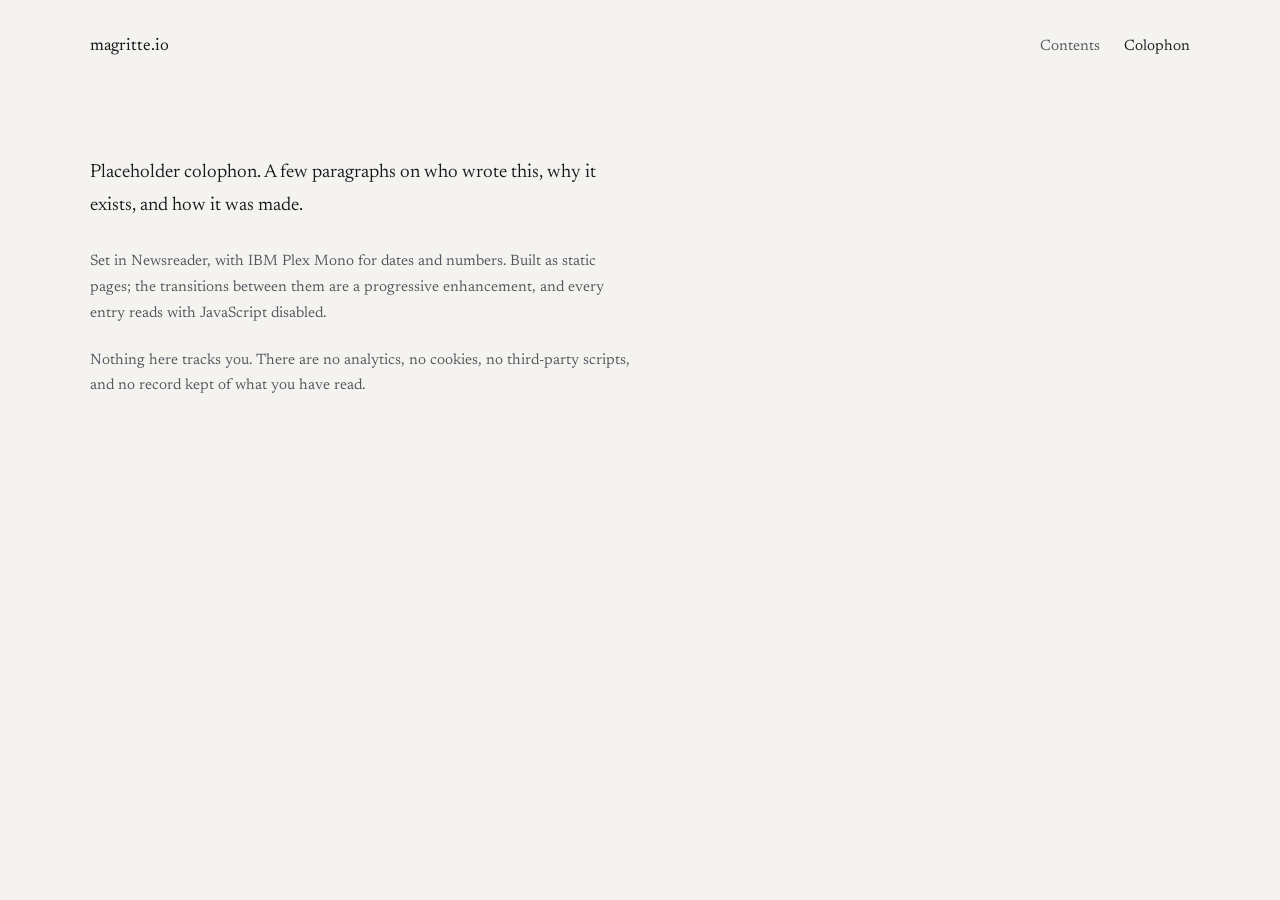
<file: site/colophon.html>
<!doctype html>
<html lang="en">
<head>
<meta charset="utf-8">
<meta name="viewport" content="width=device-width, initial-scale=1">
<title>Colophon — magritte.io</title>
<meta name="description" content="A novel written in entries.">
<meta name="color-scheme" content="dark light">
<meta property="og:type" content="website">
<meta property="og:title" content="Colophon — magritte.io">
<meta property="og:description" content="A novel written in entries.">
<link rel="preconnect" href="https://fonts.googleapis.com">
<link rel="preconnect" href="https://fonts.gstatic.com" crossorigin>
<link rel="stylesheet" href="https://fonts.googleapis.com/css2?family=IBM+Plex+Mono&family=Newsreader:ital,opsz,wght@0,6..72,300..500;1,6..72,300..500&display=swap">
<link rel="stylesheet" href="styles.css">
</head>
<body>
<a class="skip" href="#view">Skip to content</a>
<header class="site">
  <a class="name" href="index.html">magritte.io</a>
  <nav>
    <a href="index.html">Contents</a>
    <a href="colophon.html" aria-current="page">Colophon</a>
  </nav>
</header>
<main id="view" class="settled">
<div class="plain">
  <p>Placeholder colophon. A few paragraphs on who wrote this, why it exists, and how it was made.</p>
  <p>Set in Newsreader, with IBM Plex Mono for dates and numbers. Built as static pages; the transitions between them are a progressive enhancement, and every entry reads with JavaScript disabled.</p>
  <p>Nothing here tracks you. There are no analytics, no cookies, no third-party scripts, and no record kept of what you have read.</p>
</div>
</main>
<script src="app.js" defer></script>
</body>
</html>
</file>
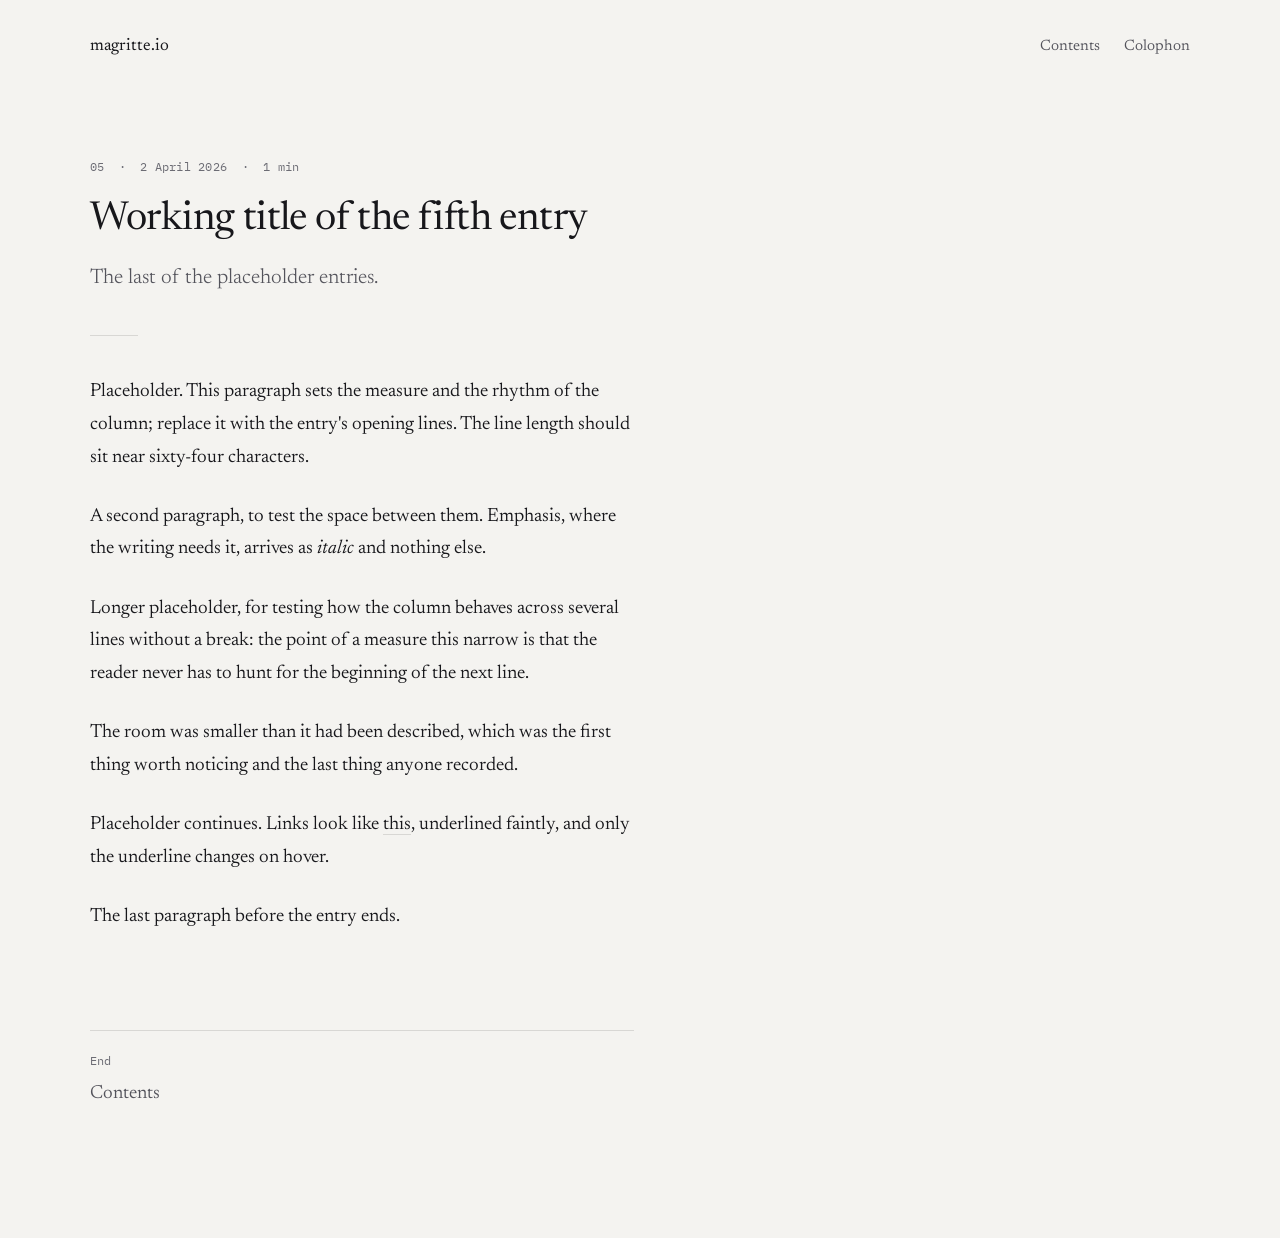
<file: site/e/fifth-entry.html>
<!doctype html>
<html lang="en">
<head>
<meta charset="utf-8">
<meta name="viewport" content="width=device-width, initial-scale=1">
<title>Working title of the fifth entry — magritte.io</title>
<meta name="description" content="The last of the placeholder entries.">
<meta name="color-scheme" content="dark light">
<meta property="og:type" content="website">
<meta property="og:title" content="Working title of the fifth entry — magritte.io">
<meta property="og:description" content="The last of the placeholder entries.">
<link rel="preconnect" href="https://fonts.googleapis.com">
<link rel="preconnect" href="https://fonts.gstatic.com" crossorigin>
<link rel="stylesheet" href="https://fonts.googleapis.com/css2?family=IBM+Plex+Mono&family=Newsreader:ital,opsz,wght@0,6..72,300..500;1,6..72,300..500&display=swap">
<link rel="stylesheet" href="../styles.css">
</head>
<body>
<a class="skip" href="#view">Skip to content</a>
<header class="site">
  <a class="name" href="../index.html">magritte.io</a>
  <nav>
    <a href="../index.html">Contents</a>
    <a href="../colophon.html">Colophon</a>
  </nav>
</header>
<main id="view" class="settled">
<article>
  <p class="meta"><span>05</span><span><time datetime="2026-04-02">2 April 2026</time></span><span>1 min</span></p>
  <h1>Working title of the fifth entry</h1>
  <p class="lead">The last of the placeholder entries.</p>
  <hr class="rule">
  <div class="prose">
    <p>Placeholder. This paragraph sets the measure and the rhythm of the column; replace it with the entry's opening lines. The line length should sit near sixty-four characters.</p>
    <p>A second paragraph, to test the space between them. Emphasis, where the writing needs it, arrives as <em>italic</em> and nothing else.</p>
    <p>Longer placeholder, for testing how the column behaves across several lines without a break: the point of a measure this narrow is that the reader never has to hunt for the beginning of the next line.</p>
    <p>The room was smaller than it had been described, which was the first thing worth noticing and the last thing anyone recorded.</p>
    <p>Placeholder continues. Links look like <a href="https://example.com">this</a>, underlined faintly, and only the underline changes on hover.</p>
    <p>The last paragraph before the entry ends.</p>
  </div>
</article>
<nav class="next"><span class="label">End</span><a href="../index.html">Contents</a></nav>
</main>
<script src="../app.js" defer></script>
</body>
</html>
</file>
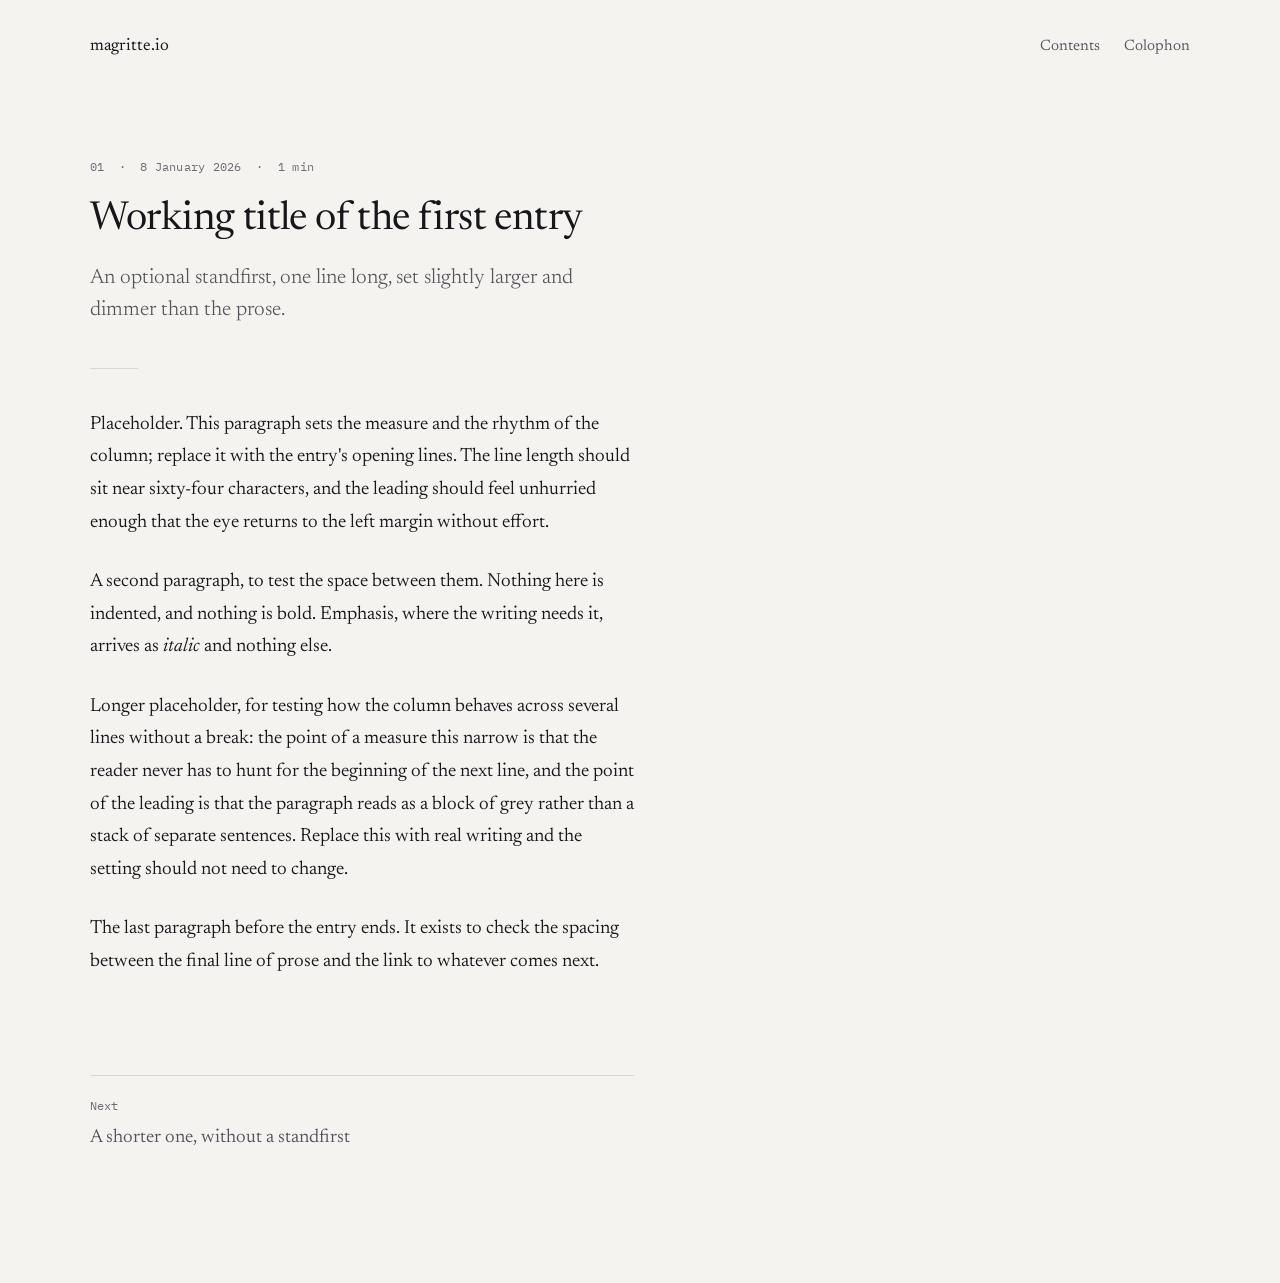
<file: site/e/first-entry.html>
<!doctype html>
<html lang="en">
<head>
<meta charset="utf-8">
<meta name="viewport" content="width=device-width, initial-scale=1">
<title>Working title of the first entry — magritte.io</title>
<meta name="description" content="An optional standfirst, one line long, set slightly larger and dimmer than the prose.">
<meta name="color-scheme" content="dark light">
<meta property="og:type" content="website">
<meta property="og:title" content="Working title of the first entry — magritte.io">
<meta property="og:description" content="An optional standfirst, one line long, set slightly larger and dimmer than the prose.">
<link rel="preconnect" href="https://fonts.googleapis.com">
<link rel="preconnect" href="https://fonts.gstatic.com" crossorigin>
<link rel="stylesheet" href="https://fonts.googleapis.com/css2?family=IBM+Plex+Mono&family=Newsreader:ital,opsz,wght@0,6..72,300..500;1,6..72,300..500&display=swap">
<link rel="stylesheet" href="../styles.css">
</head>
<body>
<a class="skip" href="#view">Skip to content</a>
<header class="site">
  <a class="name" href="../index.html">magritte.io</a>
  <nav>
    <a href="../index.html">Contents</a>
    <a href="../colophon.html">Colophon</a>
  </nav>
</header>
<main id="view" class="settled">
<article>
  <p class="meta"><span>01</span><span><time datetime="2026-01-08">8 January 2026</time></span><span>1 min</span></p>
  <h1>Working title of the first entry</h1>
  <p class="lead">An optional standfirst, one line long, set slightly larger and dimmer than the prose.</p>
  <hr class="rule">
  <div class="prose">
    <p>Placeholder. This paragraph sets the measure and the rhythm of the column; replace it with the entry's opening lines. The line length should sit near sixty-four characters, and the leading should feel unhurried enough that the eye returns to the left margin without effort.</p>
    <p>A second paragraph, to test the space between them. Nothing here is indented, and nothing is bold. Emphasis, where the writing needs it, arrives as <em>italic</em> and nothing else.</p>
    <p>Longer placeholder, for testing how the column behaves across several lines without a break: the point of a measure this narrow is that the reader never has to hunt for the beginning of the next line, and the point of the leading is that the paragraph reads as a block of grey rather than a stack of separate sentences. Replace this with real writing and the setting should not need to change.</p>
    <p>The last paragraph before the entry ends. It exists to check the spacing between the final line of prose and the link to whatever comes next.</p>
  </div>
</article>
<nav class="next"><span class="label">Next</span><a href="second-entry.html">A shorter one, without a standfirst</a></nav>
</main>
<script src="../app.js" defer></script>
</body>
</html>
</file>
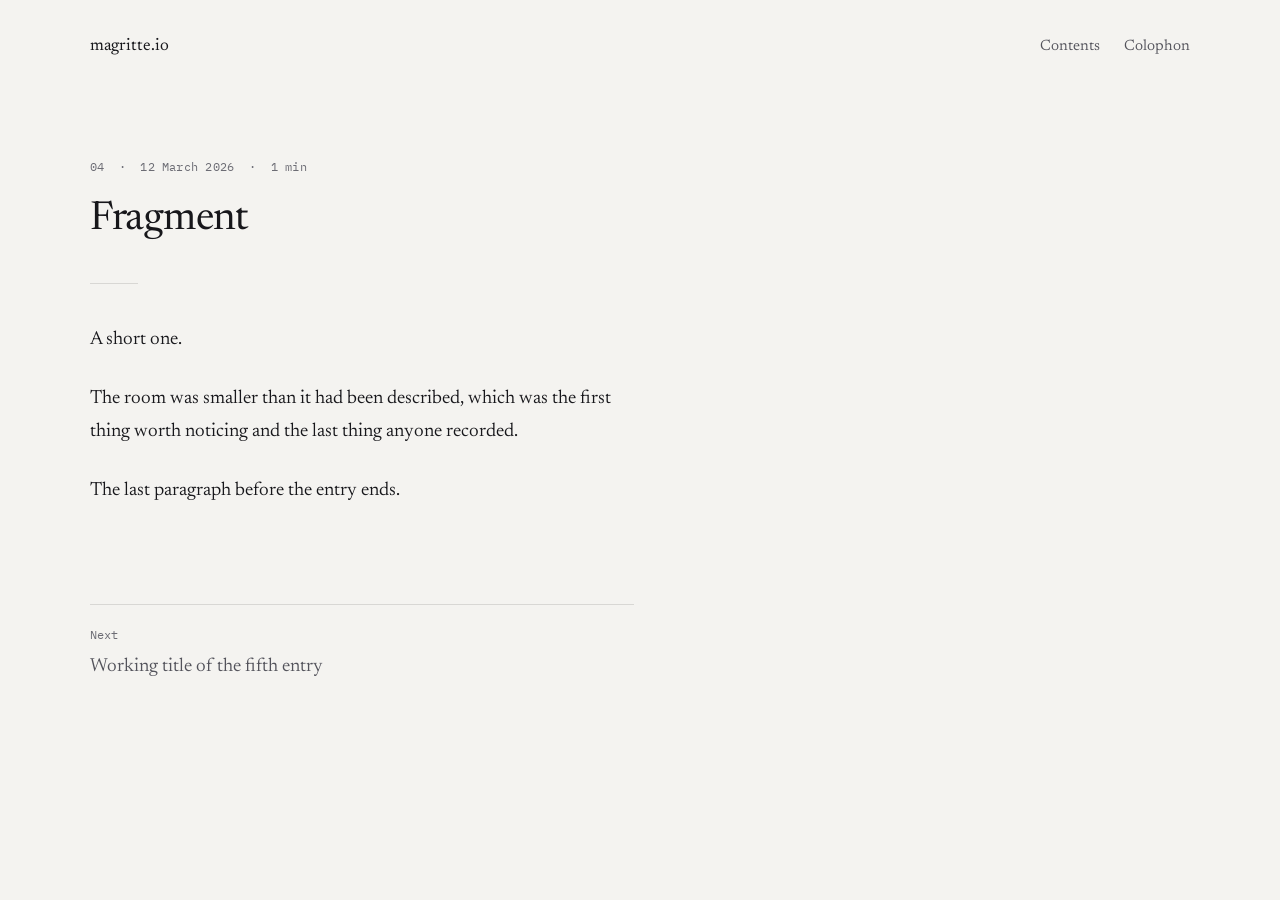
<file: site/e/fourth-entry.html>
<!doctype html>
<html lang="en">
<head>
<meta charset="utf-8">
<meta name="viewport" content="width=device-width, initial-scale=1">
<title>Fragment — magritte.io</title>
<meta name="description" content="A novel written in entries.">
<meta name="color-scheme" content="dark light">
<meta property="og:type" content="website">
<meta property="og:title" content="Fragment — magritte.io">
<meta property="og:description" content="A novel written in entries.">
<link rel="preconnect" href="https://fonts.googleapis.com">
<link rel="preconnect" href="https://fonts.gstatic.com" crossorigin>
<link rel="stylesheet" href="https://fonts.googleapis.com/css2?family=IBM+Plex+Mono&family=Newsreader:ital,opsz,wght@0,6..72,300..500;1,6..72,300..500&display=swap">
<link rel="stylesheet" href="../styles.css">
</head>
<body>
<a class="skip" href="#view">Skip to content</a>
<header class="site">
  <a class="name" href="../index.html">magritte.io</a>
  <nav>
    <a href="../index.html">Contents</a>
    <a href="../colophon.html">Colophon</a>
  </nav>
</header>
<main id="view" class="settled">
<article>
  <p class="meta"><span>04</span><span><time datetime="2026-03-12">12 March 2026</time></span><span>1 min</span></p>
  <h1>Fragment</h1>
  <hr class="rule">
  <div class="prose">
    <p>A short one.</p>
    <p>The room was smaller than it had been described, which was the first thing worth noticing and the last thing anyone recorded.</p>
    <p>The last paragraph before the entry ends.</p>
  </div>
</article>
<nav class="next"><span class="label">Next</span><a href="fifth-entry.html">Working title of the fifth entry</a></nav>
</main>
<script src="../app.js" defer></script>
</body>
</html>
</file>
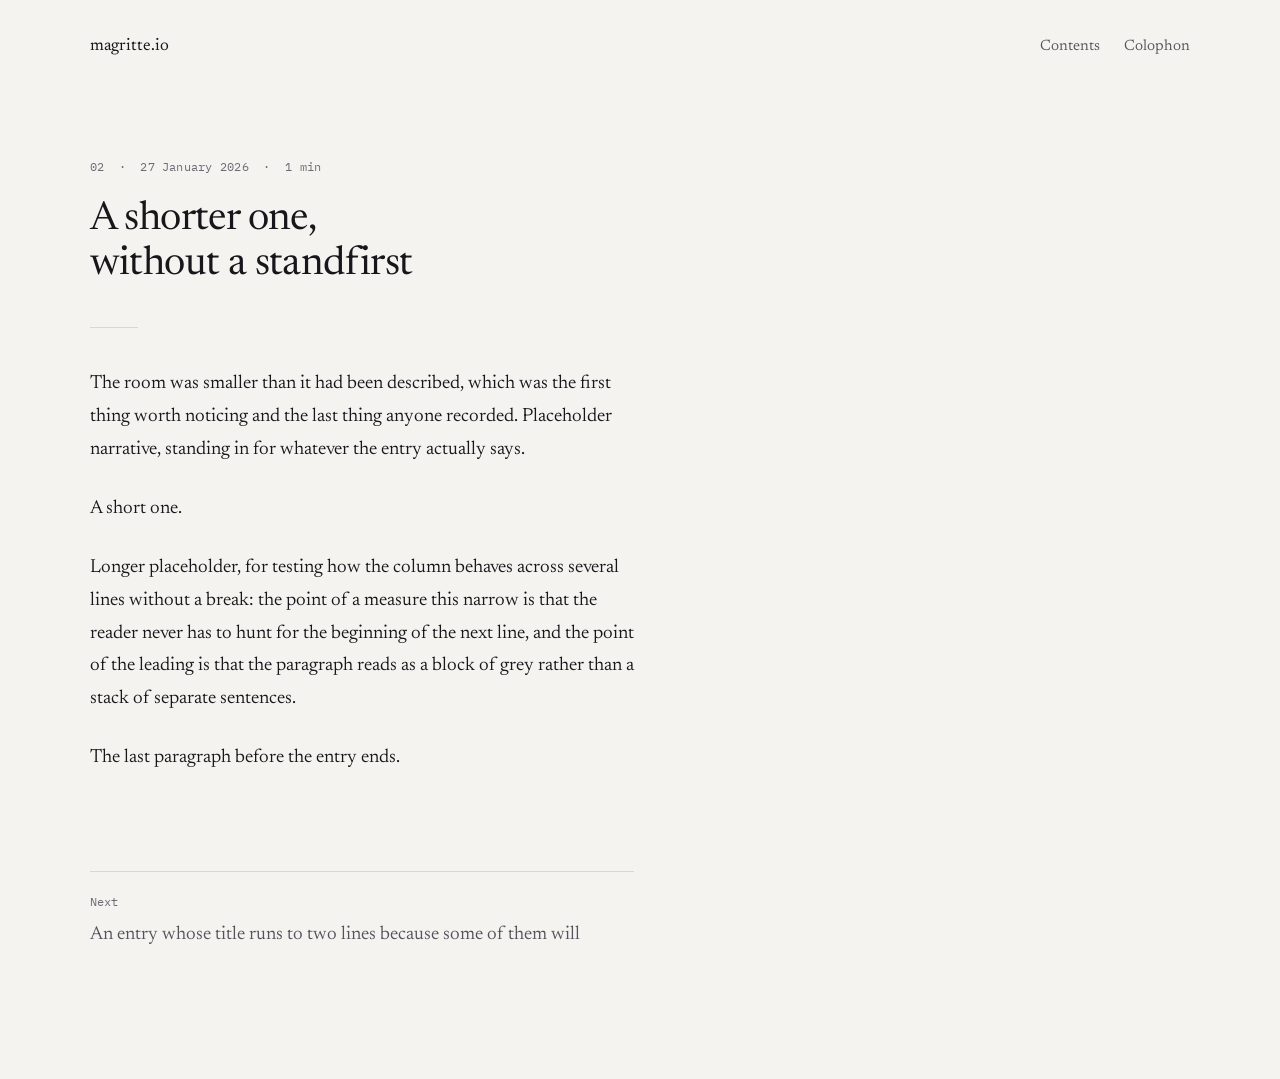
<file: site/e/second-entry.html>
<!doctype html>
<html lang="en">
<head>
<meta charset="utf-8">
<meta name="viewport" content="width=device-width, initial-scale=1">
<title>A shorter one, without a standfirst — magritte.io</title>
<meta name="description" content="A novel written in entries.">
<meta name="color-scheme" content="dark light">
<meta property="og:type" content="website">
<meta property="og:title" content="A shorter one, without a standfirst — magritte.io">
<meta property="og:description" content="A novel written in entries.">
<link rel="preconnect" href="https://fonts.googleapis.com">
<link rel="preconnect" href="https://fonts.gstatic.com" crossorigin>
<link rel="stylesheet" href="https://fonts.googleapis.com/css2?family=IBM+Plex+Mono&family=Newsreader:ital,opsz,wght@0,6..72,300..500;1,6..72,300..500&display=swap">
<link rel="stylesheet" href="../styles.css">
</head>
<body>
<a class="skip" href="#view">Skip to content</a>
<header class="site">
  <a class="name" href="../index.html">magritte.io</a>
  <nav>
    <a href="../index.html">Contents</a>
    <a href="../colophon.html">Colophon</a>
  </nav>
</header>
<main id="view" class="settled">
<article>
  <p class="meta"><span>02</span><span><time datetime="2026-01-27">27 January 2026</time></span><span>1 min</span></p>
  <h1>A shorter one, without a standfirst</h1>
  <hr class="rule">
  <div class="prose">
    <p>The room was smaller than it had been described, which was the first thing worth noticing and the last thing anyone recorded. Placeholder narrative, standing in for whatever the entry actually says.</p>
    <p>A short one.</p>
    <p>Longer placeholder, for testing how the column behaves across several lines without a break: the point of a measure this narrow is that the reader never has to hunt for the beginning of the next line, and the point of the leading is that the paragraph reads as a block of grey rather than a stack of separate sentences.</p>
    <p>The last paragraph before the entry ends.</p>
  </div>
</article>
<nav class="next"><span class="label">Next</span><a href="third-entry.html">An entry whose title runs to two lines because some of them will</a></nav>
</main>
<script src="../app.js" defer></script>
</body>
</html>
</file>
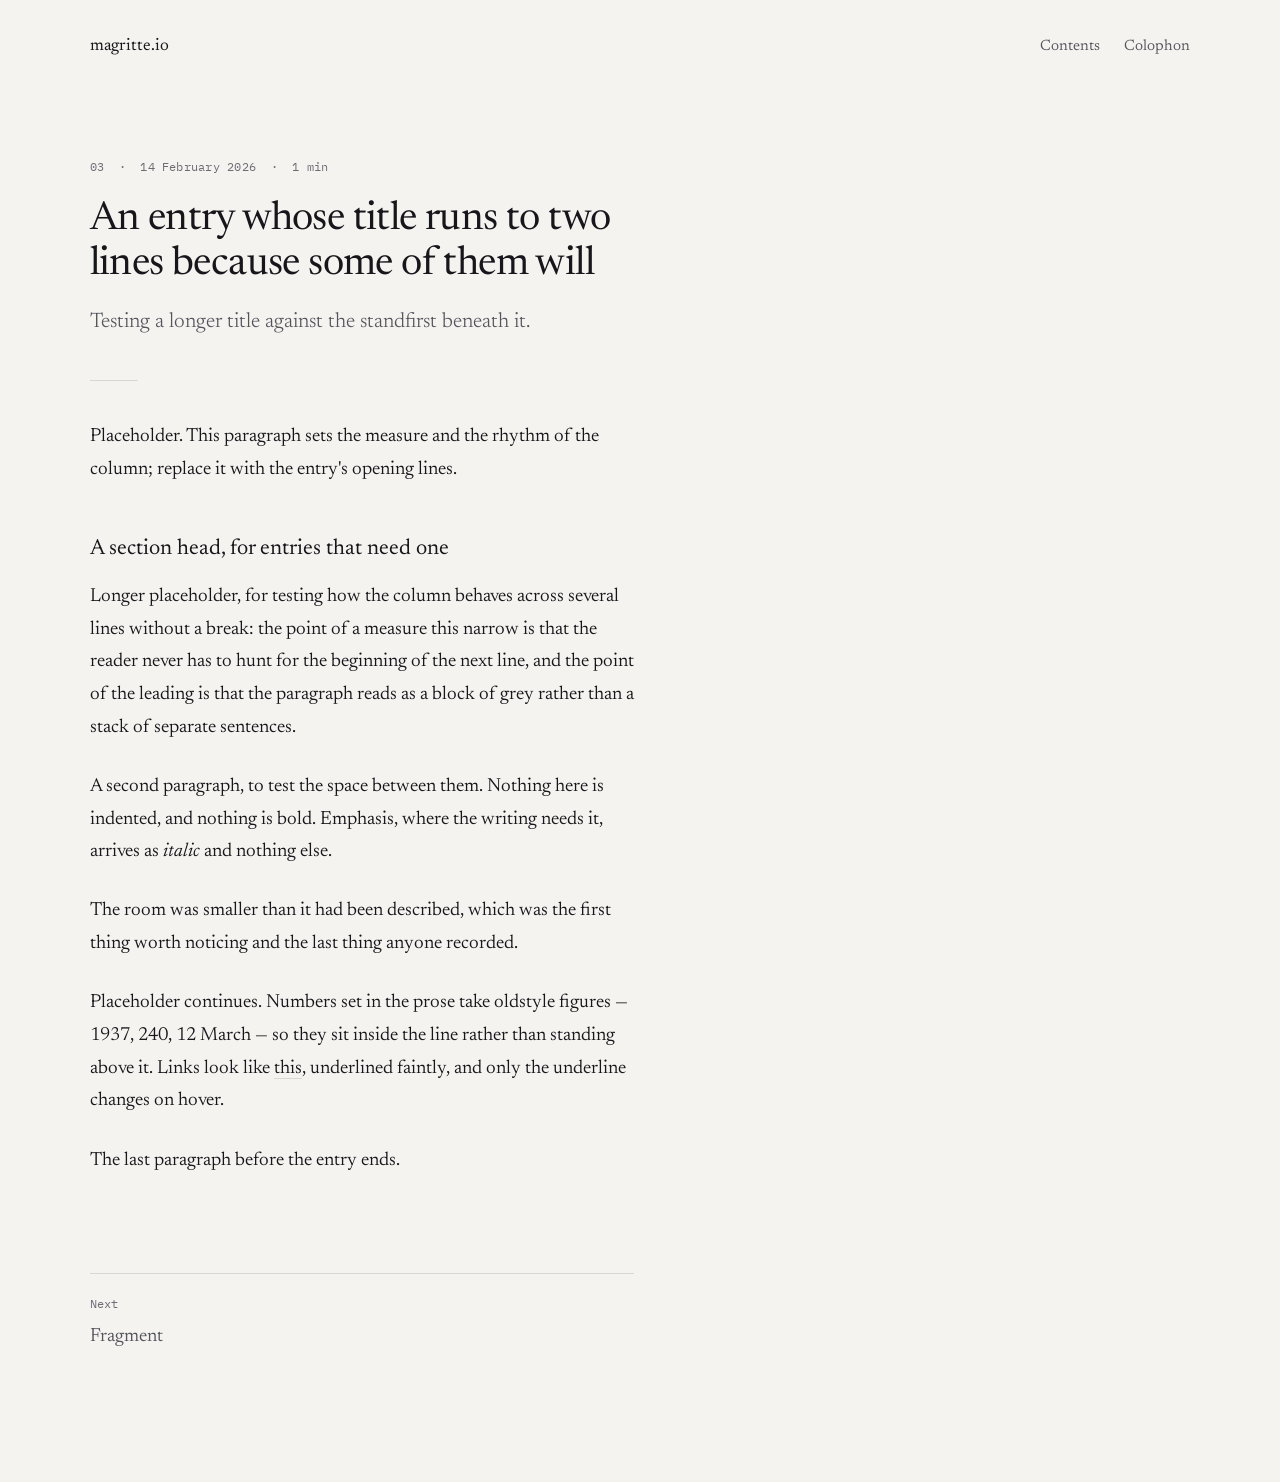
<file: site/e/third-entry.html>
<!doctype html>
<html lang="en">
<head>
<meta charset="utf-8">
<meta name="viewport" content="width=device-width, initial-scale=1">
<title>An entry whose title runs to two lines because some of them will — magritte.io</title>
<meta name="description" content="Testing a longer title against the standfirst beneath it.">
<meta name="color-scheme" content="dark light">
<meta property="og:type" content="website">
<meta property="og:title" content="An entry whose title runs to two lines because some of them will — magritte.io">
<meta property="og:description" content="Testing a longer title against the standfirst beneath it.">
<link rel="preconnect" href="https://fonts.googleapis.com">
<link rel="preconnect" href="https://fonts.gstatic.com" crossorigin>
<link rel="stylesheet" href="https://fonts.googleapis.com/css2?family=IBM+Plex+Mono&family=Newsreader:ital,opsz,wght@0,6..72,300..500;1,6..72,300..500&display=swap">
<link rel="stylesheet" href="../styles.css">
</head>
<body>
<a class="skip" href="#view">Skip to content</a>
<header class="site">
  <a class="name" href="../index.html">magritte.io</a>
  <nav>
    <a href="../index.html">Contents</a>
    <a href="../colophon.html">Colophon</a>
  </nav>
</header>
<main id="view" class="settled">
<article>
  <p class="meta"><span>03</span><span><time datetime="2026-02-14">14 February 2026</time></span><span>1 min</span></p>
  <h1>An entry whose title runs to two lines because some of them will</h1>
  <p class="lead">Testing a longer title against the standfirst beneath it.</p>
  <hr class="rule">
  <div class="prose">
    <p>Placeholder. This paragraph sets the measure and the rhythm of the column; replace it with the entry's opening lines.</p>
    <h2>A section head, for entries that need one</h2>
    <p>Longer placeholder, for testing how the column behaves across several lines without a break: the point of a measure this narrow is that the reader never has to hunt for the beginning of the next line, and the point of the leading is that the paragraph reads as a block of grey rather than a stack of separate sentences.</p>
    <p>A second paragraph, to test the space between them. Nothing here is indented, and nothing is bold. Emphasis, where the writing needs it, arrives as <em>italic</em> and nothing else.</p>
    <p>The room was smaller than it had been described, which was the first thing worth noticing and the last thing anyone recorded.</p>
    <p>Placeholder continues. Numbers set in the prose take oldstyle figures — 1937, 240, 12 March — so they sit inside the line rather than standing above it. Links look like <a href="https://example.com">this</a>, underlined faintly, and only the underline changes on hover.</p>
    <p>The last paragraph before the entry ends.</p>
  </div>
</article>
<nav class="next"><span class="label">Next</span><a href="fourth-entry.html">Fragment</a></nav>
</main>
<script src="../app.js" defer></script>
</body>
</html>
</file>
<file: site/styles.css>
/* magritte.io — draft
   Two faces, one accent used almost never, hairlines in three places. */

:root {
  --ground:#0B0B0D;
  --ink:#E7E7EA;
  --ink-dim:#9A9AA3;    /* 6.9:1 */
  --ink-faint:#7C7C86;  /* 4.6:1 — still real information, still readable */
  --rule:rgba(231,231,234,.11);
  --accent:#8E90E8;

  --serif:"Newsreader","Source Serif 4",Charter,"Iowan Old Style",Georgia,serif;
  --mono:"IBM Plex Mono",ui-monospace,SFMono-Regular,Menlo,monospace;

  --t-wordmark:1.0625rem;
  --t-cover:clamp(2.25rem,5vw,3.25rem);
  --t-title:clamp(1.75rem,3.4vw,2.5rem);
  --t-h2:1.375rem;
  --t-lead:1.3125rem;
  --t-body:1.1875rem;
  --t-small:.9375rem;
  --t-meta:.75rem;

  --measure:34rem;
  --measure-index:40rem;
  --margin:clamp(24px,7vw,96px);

  --ease:cubic-bezier(.22,1,.36,1);
  --ms-fast:140ms;
  --ms-slow:340ms;
}

@media (prefers-color-scheme: light) {
  :root:not([data-theme="dark"]) {
    --ground:#F4F3F0; --ink:#17171B; --ink-dim:#53535B;
    --ink-faint:#6C6C74; --rule:rgba(23,23,27,.13); --accent:#3E40C8;
  }
}
:root[data-theme="light"] {
  --ground:#F4F3F0; --ink:#17171B; --ink-dim:#53535B;
  --ink-faint:#6C6C74; --rule:rgba(23,23,27,.13); --accent:#3E40C8;
}
:root[data-theme="dark"] {
  --ground:#0B0B0D; --ink:#E7E7EA; --ink-dim:#9A9AA3;
  --ink-faint:#7C7C86; --rule:rgba(231,231,234,.11); --accent:#8E90E8;
}

*,*::before,*::after { box-sizing:border-box; }

html { background:var(--ground); }

body {
  margin:0;
  background:var(--ground);
  color:var(--ink);
  font-family:var(--serif);
  font-size:var(--t-body);
  line-height:1.72;
  font-optical-sizing:auto;
  font-variation-settings:"wght" 380;
  font-variant-numeric:oldstyle-nums;
  -webkit-font-smoothing:antialiased;
  text-rendering:optimizeLegibility;
  padding:0 var(--margin) 128px;
}

::selection { background:var(--accent); color:var(--ground); }

:focus-visible { outline:1px solid var(--accent); outline-offset:2px; }

a { color:inherit; text-decoration:none; }

.skip {
  position:absolute; left:-9999px; top:0;
  font-family:var(--mono); font-size:var(--t-meta);
}
.skip:focus { left:var(--margin); top:8px; padding:6px 8px; background:var(--ground); z-index:10; }

/* ---- header: persists, never re-animates ---- */
.site {
  display:flex; justify-content:space-between; align-items:baseline;
  gap:24px; padding:32px 0 96px;
}
.site .name { font-size:var(--t-wordmark); font-variation-settings:"wght" 400; letter-spacing:-.005em; }
.site nav { display:flex; gap:24px; }
.site nav a, .site .name {
  color:var(--ink-dim);
  transition:color var(--ms-fast) var(--ease);
}
.site .name { color:var(--ink); }
.site nav a { font-size:var(--t-small); }
.site nav a:hover, .site nav a[aria-current="page"] { color:var(--ink); }

/* ---- the swapped region ---- */
#view { max-width:none; }
#view.leaving { opacity:0; transition:opacity var(--ms-fast) var(--ease); }
#view.entering { opacity:0; transform:translateY(6px); }
#view.settled {
  opacity:1; transform:none;
  transition:opacity var(--ms-slow) var(--ease), transform var(--ms-slow) var(--ease);
}

/* ---- cover ---- */
.cover {
  max-width:min(22ch,100%);
  font-size:var(--t-cover); line-height:1.16; letter-spacing:-.018em;
  font-variation-settings:"wght" 350;
  text-wrap:balance; margin:0 0 96px;
}

/* ---- contents ---- */
.contents { list-style:none; margin:0; padding:0; max-width:var(--measure-index); }
.contents li { border-top:1px solid var(--rule); }
.contents li:last-child { border-bottom:1px solid var(--rule); }
.contents a {
  display:grid; grid-template-columns:2.75rem 1fr auto;
  gap:16px; align-items:baseline; padding:18px 0;
}
.contents .n, .contents .d {
  font-family:var(--mono); font-size:var(--t-meta);
  font-variant-numeric:tabular-nums; color:var(--ink-faint);
  letter-spacing:.02em;
}
.contents .t {
  color:var(--ink-dim); text-wrap:pretty;
  transition:color var(--ms-fast) var(--ease);
}
.contents a:hover .t { color:var(--ink); }

@media (max-width:600px) {
  .contents a { grid-template-columns:2.25rem 1fr; row-gap:6px; padding:16px 0; }
  .contents .d { grid-column:2; }
  .site { padding-bottom:64px; }
  .next { margin-top:64px; }
}

/* ---- entry ---- */
article, .plain, .next { max-width:var(--measure); }

.meta {
  font-family:var(--mono); font-size:var(--t-meta); letter-spacing:.02em;
  font-variant-numeric:tabular-nums; color:var(--ink-faint);
  margin:0 0 20px;
}
.meta span + span::before { content:"\00a0\00a0·\00a0\00a0"; }

h1 {
  font-size:var(--t-title); line-height:1.12; letter-spacing:-.015em;
  font-variation-settings:"wght" 400; text-wrap:balance;
  margin:0; color:var(--ink);
}
.lead {
  font-size:var(--t-lead); line-height:1.55; font-variation-settings:"wght" 340;
  color:var(--ink-dim); margin:20px 0 0; text-wrap:pretty;
}
.rule { width:48px; height:1px; background:var(--rule); border:0; margin:40px 0 40px; }

.prose p { margin:0 0 1.4em; text-wrap:pretty; }
.prose p:last-child { margin-bottom:0; }
.prose em { font-style:italic; }
.prose h2 {
  font-size:var(--t-h2); font-variation-settings:"wght" 400;
  line-height:1.3; margin:2.2em 0 .8em; text-wrap:balance;
}
.prose a {
  border-bottom:1px solid var(--rule);
  transition:border-color var(--ms-fast) var(--ease);
}
.prose a:hover { border-bottom-color:var(--accent); }

/* ---- next ---- */
.next { margin-top:96px; border-top:1px solid var(--rule); padding-top:20px; }
.next .label {
  display:block; font-family:var(--mono); font-size:var(--t-meta);
  letter-spacing:.02em; color:var(--ink-faint); margin-bottom:6px;
}
.next a { color:var(--ink-dim); transition:color var(--ms-fast) var(--ease); }
.next a:hover { color:var(--ink); }

/* ---- colophon / 404 ---- */
.plain p { margin:0 0 1.4em; font-size:var(--t-small); color:var(--ink-dim); text-wrap:pretty; }
.plain p:first-child { color:var(--ink); font-size:var(--t-body); }

@media (prefers-reduced-motion: reduce) {
  *,*::before,*::after {
    transition-duration:90ms !important;
    animation-duration:.01ms !important;
  }
  #view.entering { transform:none; }
}
</file>
